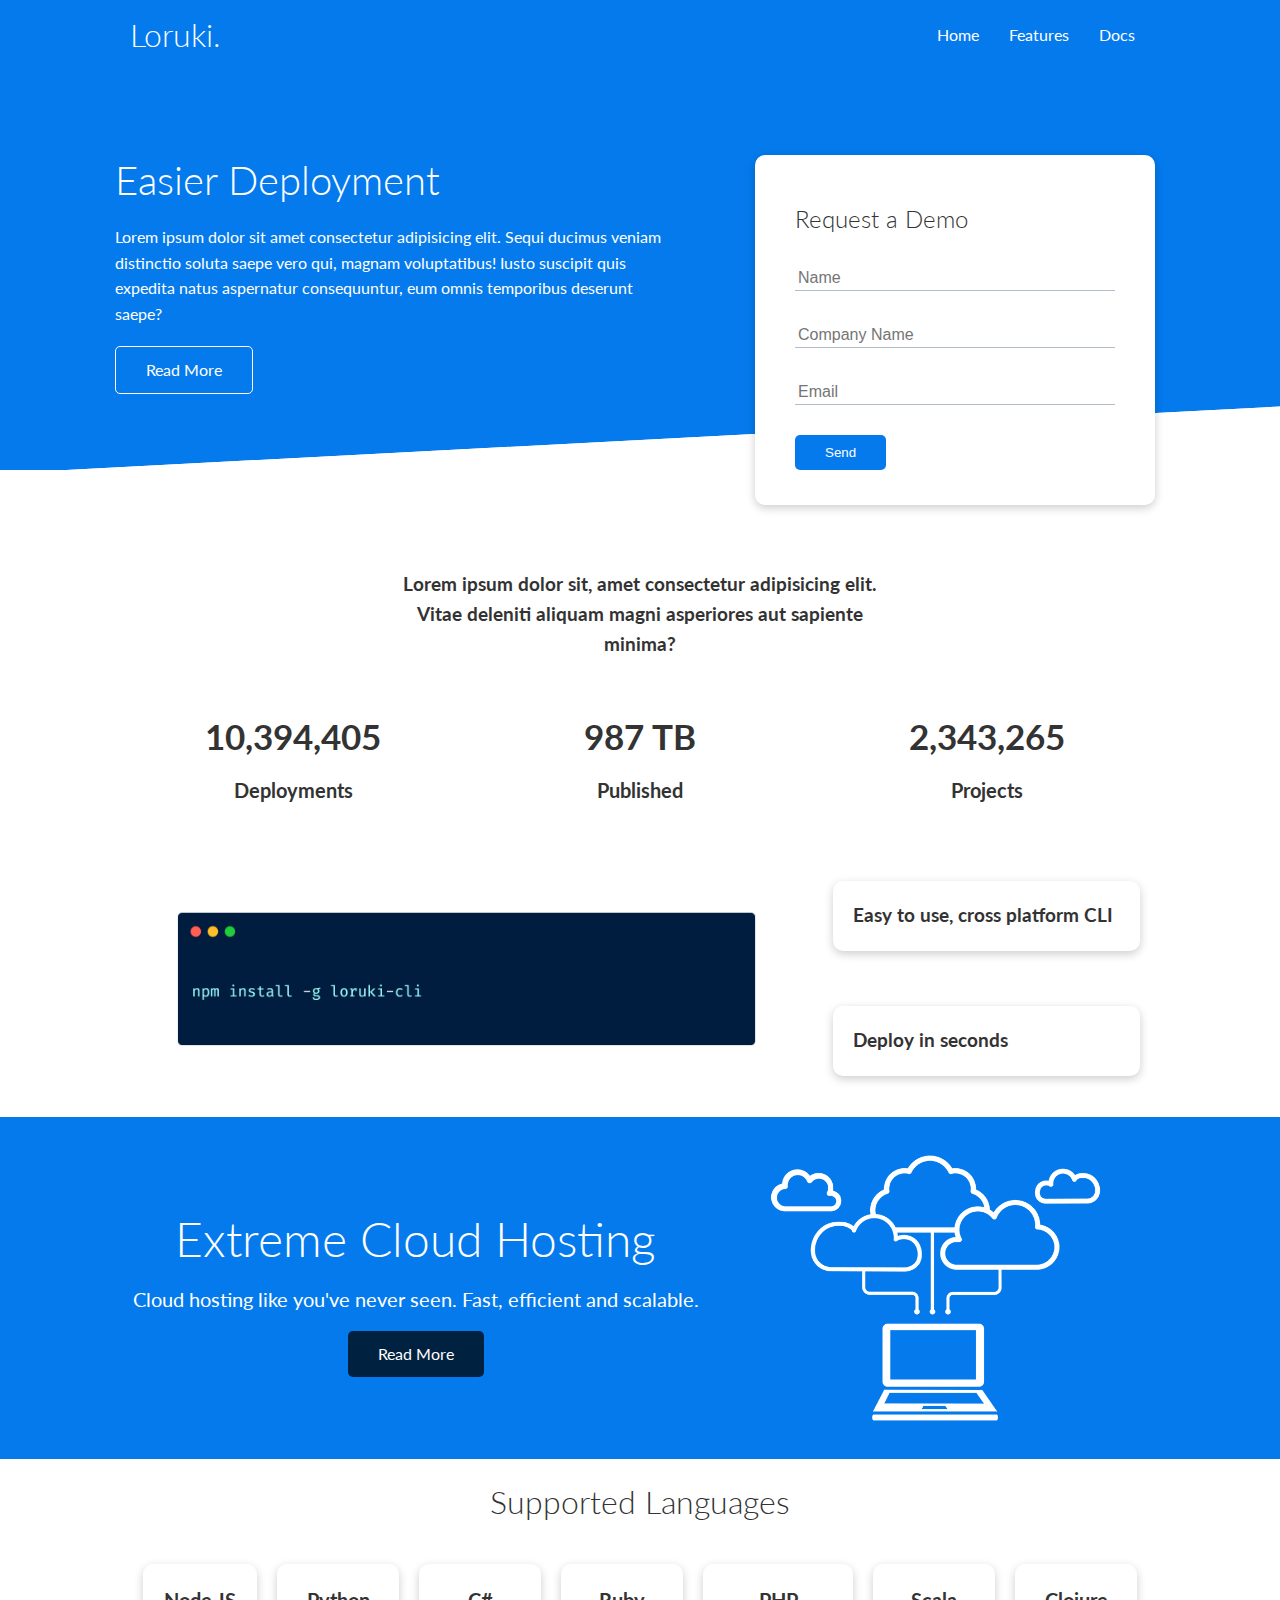
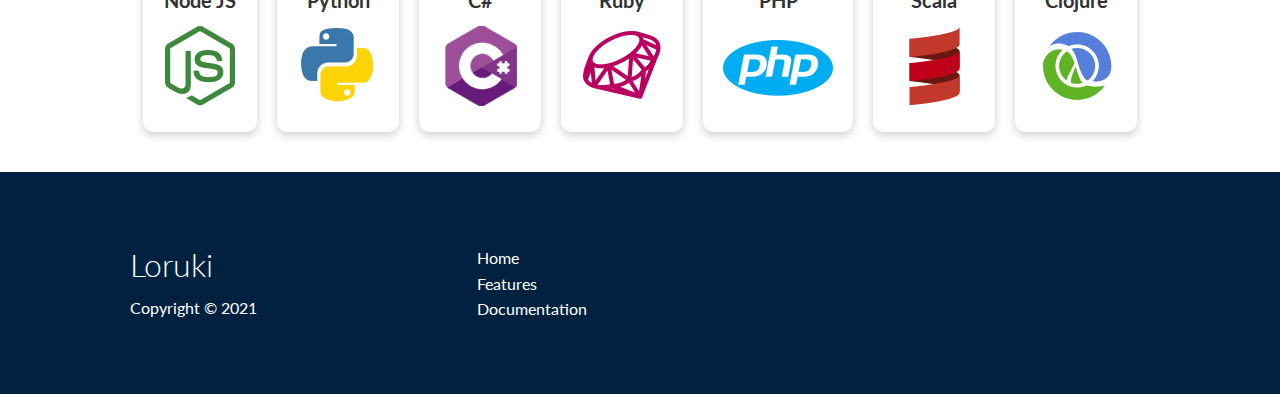
<file: index.html>
<!DOCTYPE html>
<html lang="en">
    <head>
        <meta charset="UTF-8" />
        <meta http-equiv="X-UA-Compatible" content="IE=edge" />
        <meta name="viewport" content="width=device-width, initial-scale=1.0" />
        <link
            rel="stylesheet"
            href="https://cdnjs.cloudflare.com/ajax/libs/font-awesome/6.0.0-beta2/css/all.min.css"
            integrity="sha512-YWzhKL2whUzgiheMoBFwW8CKV4qpHQAEuvilg9FAn5VJUDwKZZxkJNuGM4XkWuk94WCrrwslk8yWNGmY1EduTA=="
            crossorigin="anonymous"
            referrerpolicy="no-referrer"
        />
        <link rel="stylesheet" href="./css/index.css" />
        <title>Loruki | Cloud Hosting for Everyone</title>
    </head>
    <body>
        <!-- Navbar -->
        <div class="navbar">
            <div class="container flex">
                <h1 class="logo">Loruki.</h1>
                <nav>
                    <ul>
                        <li><a href="index.html">Home</a></li>

                        <li><a href="features.html">Features</a></li>

                        <li><a href="docs.html">Docs</a></li>
                    </ul>
                </nav>
            </div>
        </div>

        <!-- Showcase -->
        <section class="showcase">
            <div class="container grid">
                <div class="showcase-text">
                    <h1>Easier Deployment</h1>

                    <p>
                        Lorem ipsum dolor sit amet consectetur adipisicing elit.
                        Sequi ducimus veniam distinctio soluta saepe vero qui,
                        magnam voluptatibus! Iusto suscipit quis expedita natus
                        aspernatur consequuntur, eum omnis temporibus deserunt
                        saepe?
                    </p>

                    <a href="features.html" class="btn btn-outline"
                        >Read More</a
                    >
                </div>

                <div class="showcase-form card">
                    <h2>Request a Demo</h2>

                    <form>
                        <div class="form-control">
                            <input
                                required
                                type="text"
                                name="name"
                                id="name"
                                placeholder="Name"
                            />
                        </div>

                        <div class="form-control">
                            <input
                                required
                                type="text"
                                name="company"
                                id="company"
                                placeholder="Company Name"
                            />
                        </div>

                        <div class="form-control">
                            <input
                                required
                                type="email"
                                name="email"
                                id="email"
                                placeholder="Email"
                            />
                        </div>

                        <input
                            type="submit"
                            value="Send"
                            class="btn btn-primary"
                        />
                    </form>
                </div>
            </div>
        </section>

        <!-- Stats -->
        <section class="stats">
            <div class="container">
                <h3 class="stats-heading text-center">
                    Lorem ipsum dolor sit, amet consectetur adipisicing elit.
                    Vitae deleniti aliquam magni asperiores aut sapiente minima?
                </h3>

                <div class="grid grid-3 text-center my-4">
                    <div>
                        <i class="fas fa-server fa-3x"></i>
                        <h3>10,394,405</h3>
                        <p class="text-secondary">Deployments</p>
                    </div>

                    <div>
                        <i class="fas fa-upload fa-3x"></i>
                        <h3>987 TB</h3>
                        <p class="text-secondary">Published</p>
                    </div>

                    <div>
                        <i class="fas fa-project-diagram fa-3x"></i>
                        <h3>2,343,265</h3>
                        <p class="text-secondary">Projects</p>
                    </div>
                </div>
            </div>
        </section>

        <!-- CLI -->
        <section class="cli">
            <div class="container grid">
                <img src="images/cli.png" alt="CLI" />

                <div class="card">
                    <h3>Easy to use, cross platform CLI</h3>
                </div>

                <div class="card">
                    <h3>Deploy in seconds</h3>
                </div>
            </div>
        </section>

        <!-- Cloud -->
        <section class="cloud bg-primary my-2 py-2">
            <div class="container grid">
                <div class="text-center">
                    <h2 class="lg">Extreme Cloud Hosting</h2>

                    <p class="lead my-1">
                        Cloud hosting like you've never seen. Fast, efficient
                        and scalable.
                    </p>

                    <a href="features.html" class="btn btn-dark"> Read More </a>
                </div>

                <img src="images/cloud.png" alt="Cloud" />
            </div>
        </section>

        <!-- Languages -->
        <section class="languages">
            <h2 class="md text-center my-2">Supported Languages</h2>

            <div class="container flex">
                <div class="card text-center">
                    <h4>Node JS</h4>

                    <img src="images/logos/node.png" alt="Node JS" />
                </div>

                <div class="card text-center">
                    <h4>Python</h4>

                    <img src="images/logos/python.png" alt="Python" />
                </div>

                <div class="card text-center">
                    <h4>C#</h4>

                    <img src="images/logos/csharp.png" alt="C#" />
                </div>

                <div class="card text-center">
                    <h4>Ruby</h4>

                    <img src="images/logos/ruby.png" alt="Ruby" />
                </div>

                <div class="card text-center">
                    <h4>PHP</h4>

                    <img src="images/logos/php.png" alt="PHP" />
                </div>

                <div class="card text-center">
                    <h4>Scala</h4>

                    <img src="images/logos/scala.png" alt="Scala" />
                </div>

                <div class="card text-center">
                    <h4>Clojure</h4>

                    <img src="images/logos/clojure.png" alt="Clojure" />
                </div>
            </div>
        </section>

        <!-- Footer -->
        <footer class="footer bg-dark py-5">
            <div class="container grid grid-3">
                <div>
                    <h1>Loruki</h1>

                    <p>Copyright &copy; 2021</p>
                </div>

                <nav>
                    <ul>
                        <li><a href="index.html">Home</a></li>
                        <li><a href="features.html">Features</a></li>
                        <li><a href="docs.html">Documentation</a></li>
                    </ul>
                </nav>

                <div class="social">
                    <a href="" class="mx-1">
                        <i class="fab fa-github fa-2x"></i>
                    </a>

                    <a href="" class="mx-1">
                        <i class="fab fa-facebook fa-2x"></i>
                    </a>

                    <a href="" class="mx-1">
                        <i class="fab fa-instagram fa-2x"></i>
                    </a>

                    <a href="" class="mx-1">
                        <i class="fab fa-twitter fa-2x"></i>
                    </a>
                </div>
            </div>
        </footer>
    </body>
</html>
</file>
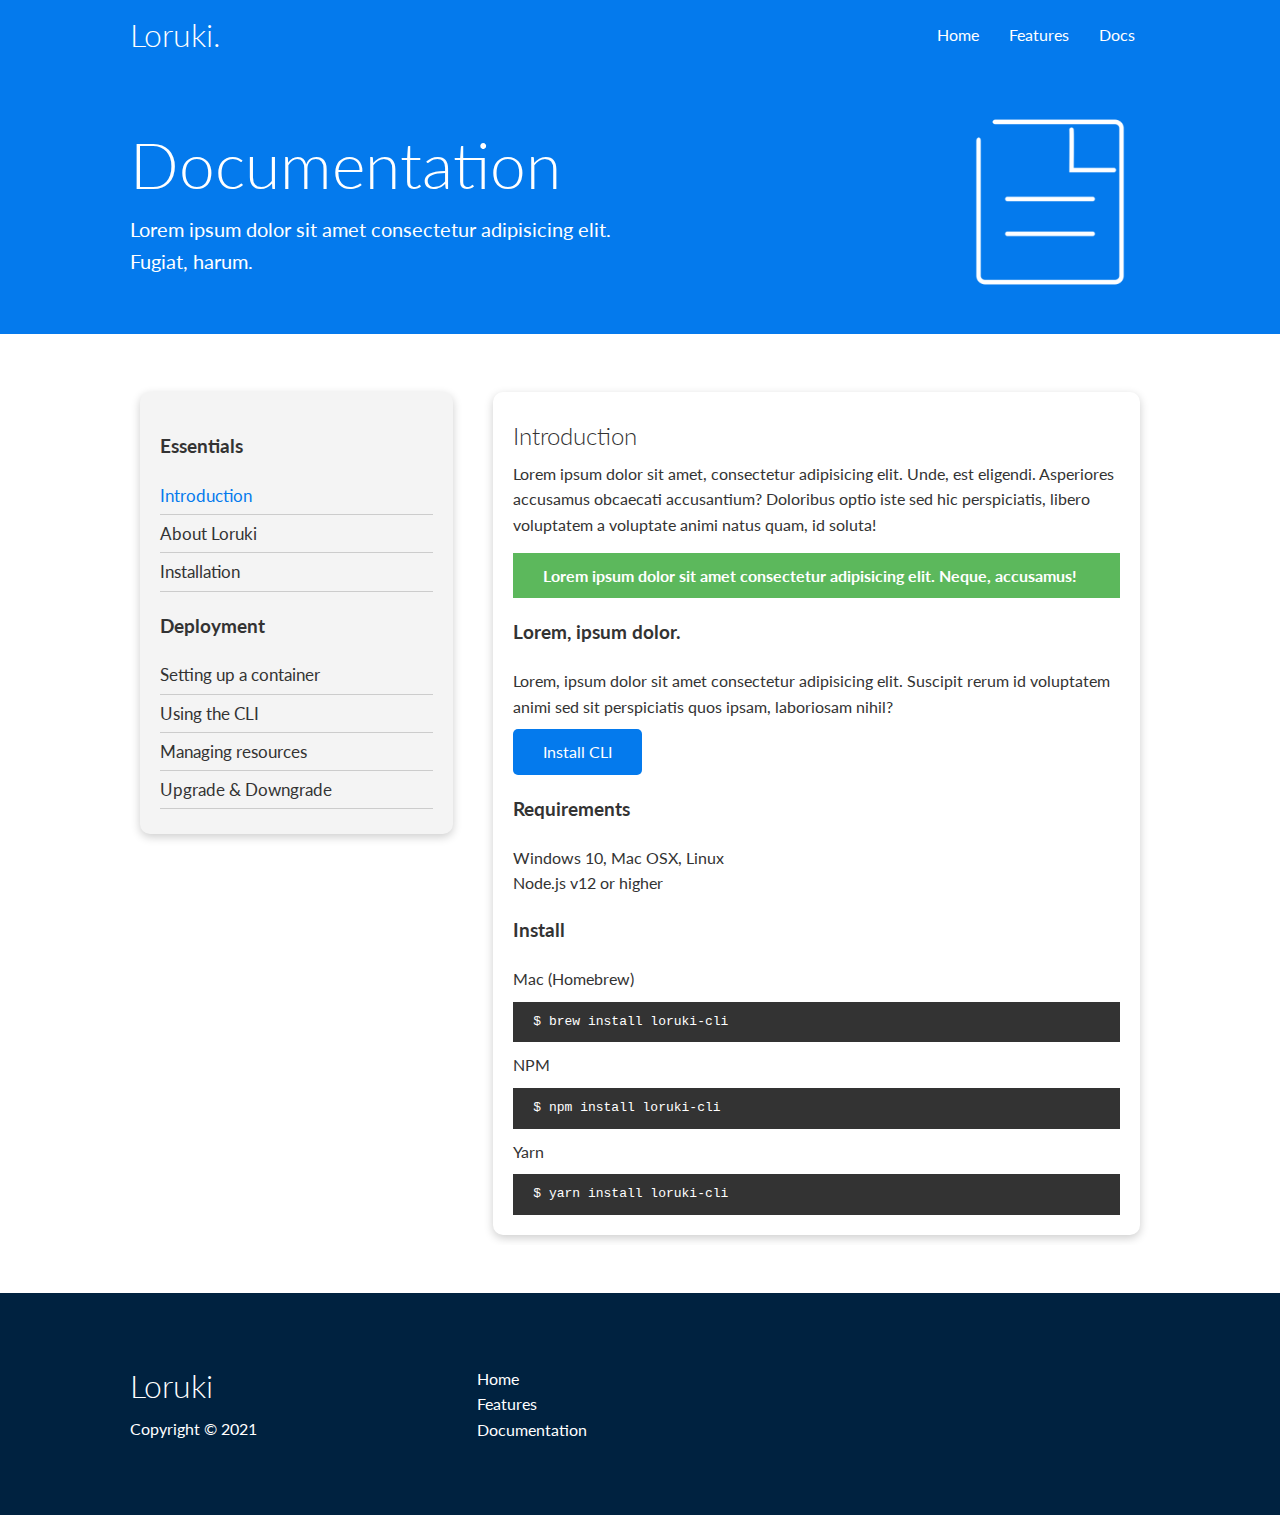
<file: docs.html>
<!DOCTYPE html>
<html lang="en">
    <head>
        <meta charset="UTF-8" />
        <meta http-equiv="X-UA-Compatible" content="IE=edge" />
        <meta name="viewport" content="width=device-width, initial-scale=1.0" />
        <link
            rel="stylesheet"
            href="https://cdnjs.cloudflare.com/ajax/libs/font-awesome/6.0.0-beta2/css/all.min.css"
            integrity="sha512-YWzhKL2whUzgiheMoBFwW8CKV4qpHQAEuvilg9FAn5VJUDwKZZxkJNuGM4XkWuk94WCrrwslk8yWNGmY1EduTA=="
            crossorigin="anonymous"
            referrerpolicy="no-referrer"
        />
        <link rel="stylesheet" href="./css/index.css" />
        <title>Loruki | Cloud Hosting for Everyone</title>
    </head>
    <body>
        <!-- Navbar -->
        <div class="navbar">
            <div class="container flex">
                <h1 class="logo">Loruki.</h1>
                <nav>
                    <ul>
                        <li><a href="index.html">Home</a></li>

                        <li><a href="features.html">Features</a></li>

                        <li><a href="docs.html">Docs</a></li>
                    </ul>
                </nav>
            </div>
        </div>

        <!-- Head -->
        <section class="docs-head bg-primary py-3">
            <div class="container grid">
                <div>
                    <h1 class="xl">Documentation</h1>
                    <p class="lead">
                        Lorem ipsum dolor sit amet consectetur adipisicing elit.
                        Fugiat, harum.
                    </p>
                </div>

                <img src="./images/docs.png" alt="Docs" />
            </div>
        </section>

        <!-- Docs Main -->
        <section class="docs-main my-4">
            <div class="container grid">
                <div class="card bg-light p-3">
                    <h3 class="my-2">Essentials</h3>

                    <nav>
                        <ul>
                            <li>
                                <a href="#" class="text-primary"
                                    >Introduction</a
                                >
                            </li>
                            <li><a href="#">About Loruki</a></li>
                            <li><a href="#">Installation</a></li>
                        </ul>
                    </nav>

                    <h3 class="my-2">Deployment</h3>

                    <nav>
                        <ul>
                            <li><a href="#">Setting up a container</a></li>
                            <li><a href="#">Using the CLI</a></li>
                            <li><a href="#">Managing resources</a></li>
                            <li><a href="#">Upgrade & Downgrade</a></li>
                        </ul>
                    </nav>
                </div>

                <div class="card">
                    <h2>Introduction</h2>

                    <p>
                        Lorem ipsum dolor sit amet, consectetur adipisicing
                        elit. Unde, est eligendi. Asperiores accusamus obcaecati
                        accusantium? Doloribus optio iste sed hic perspiciatis,
                        libero voluptatem a voluptate animi natus quam, id
                        soluta!
                    </p>

                    <div class="alert alert-success">
                        <i class="fas fa-info"></i> Lorem ipsum dolor sit amet
                        consectetur adipisicing elit. Neque, accusamus!
                    </div>

                    <h3>Lorem, ipsum dolor.</h3>

                    <p>
                        Lorem, ipsum dolor sit amet consectetur adipisicing
                        elit. Suscipit rerum id voluptatem animi sed sit
                        perspiciatis quos ipsam, laboriosam nihil?
                    </p>

                    <a href="#" class="btn btn-primary">Install CLI</a>

                    <h3>Requirements</h3>

                    <ul>
                        <li>Windows 10, Mac OSX, Linux</li>
                        <li>Node.js v12 or higher</li>
                    </ul>

                    <h3>Install</h3>

                    <p>Mac (Homebrew)</p>

                    <pre><code>$ brew install loruki-cli</code></pre>

                    <p>NPM</p>

                    <pre><code>$ npm install loruki-cli</code></pre>

                    <p>Yarn</p>

                    <pre><code>$ yarn install loruki-cli</code></pre>
                </div>
            </div>
        </section>

        <!-- Footer -->
        <footer class="footer bg-dark py-5">
            <div class="container grid grid-3">
                <div>
                    <h1>Loruki</h1>

                    <p>Copyright &copy; 2021</p>
                </div>

                <nav>
                    <ul>
                        <li><a href="index.html">Home</a></li>
                        <li><a href="features.html">Features</a></li>
                        <li><a href="docs.html">Documentation</a></li>
                    </ul>
                </nav>

                <div class="social">
                    <a href="" class="mx-1">
                        <i class="fab fa-github fa-2x"></i>
                    </a>

                    <a href="" class="mx-1">
                        <i class="fab fa-facebook fa-2x"></i>
                    </a>

                    <a href="" class="mx-1">
                        <i class="fab fa-instagram fa-2x"></i>
                    </a>

                    <a href="" class="mx-1">
                        <i class="fab fa-twitter fa-2x"></i>
                    </a>
                </div>
            </div>
        </footer>
    </body>
</html>
</file>
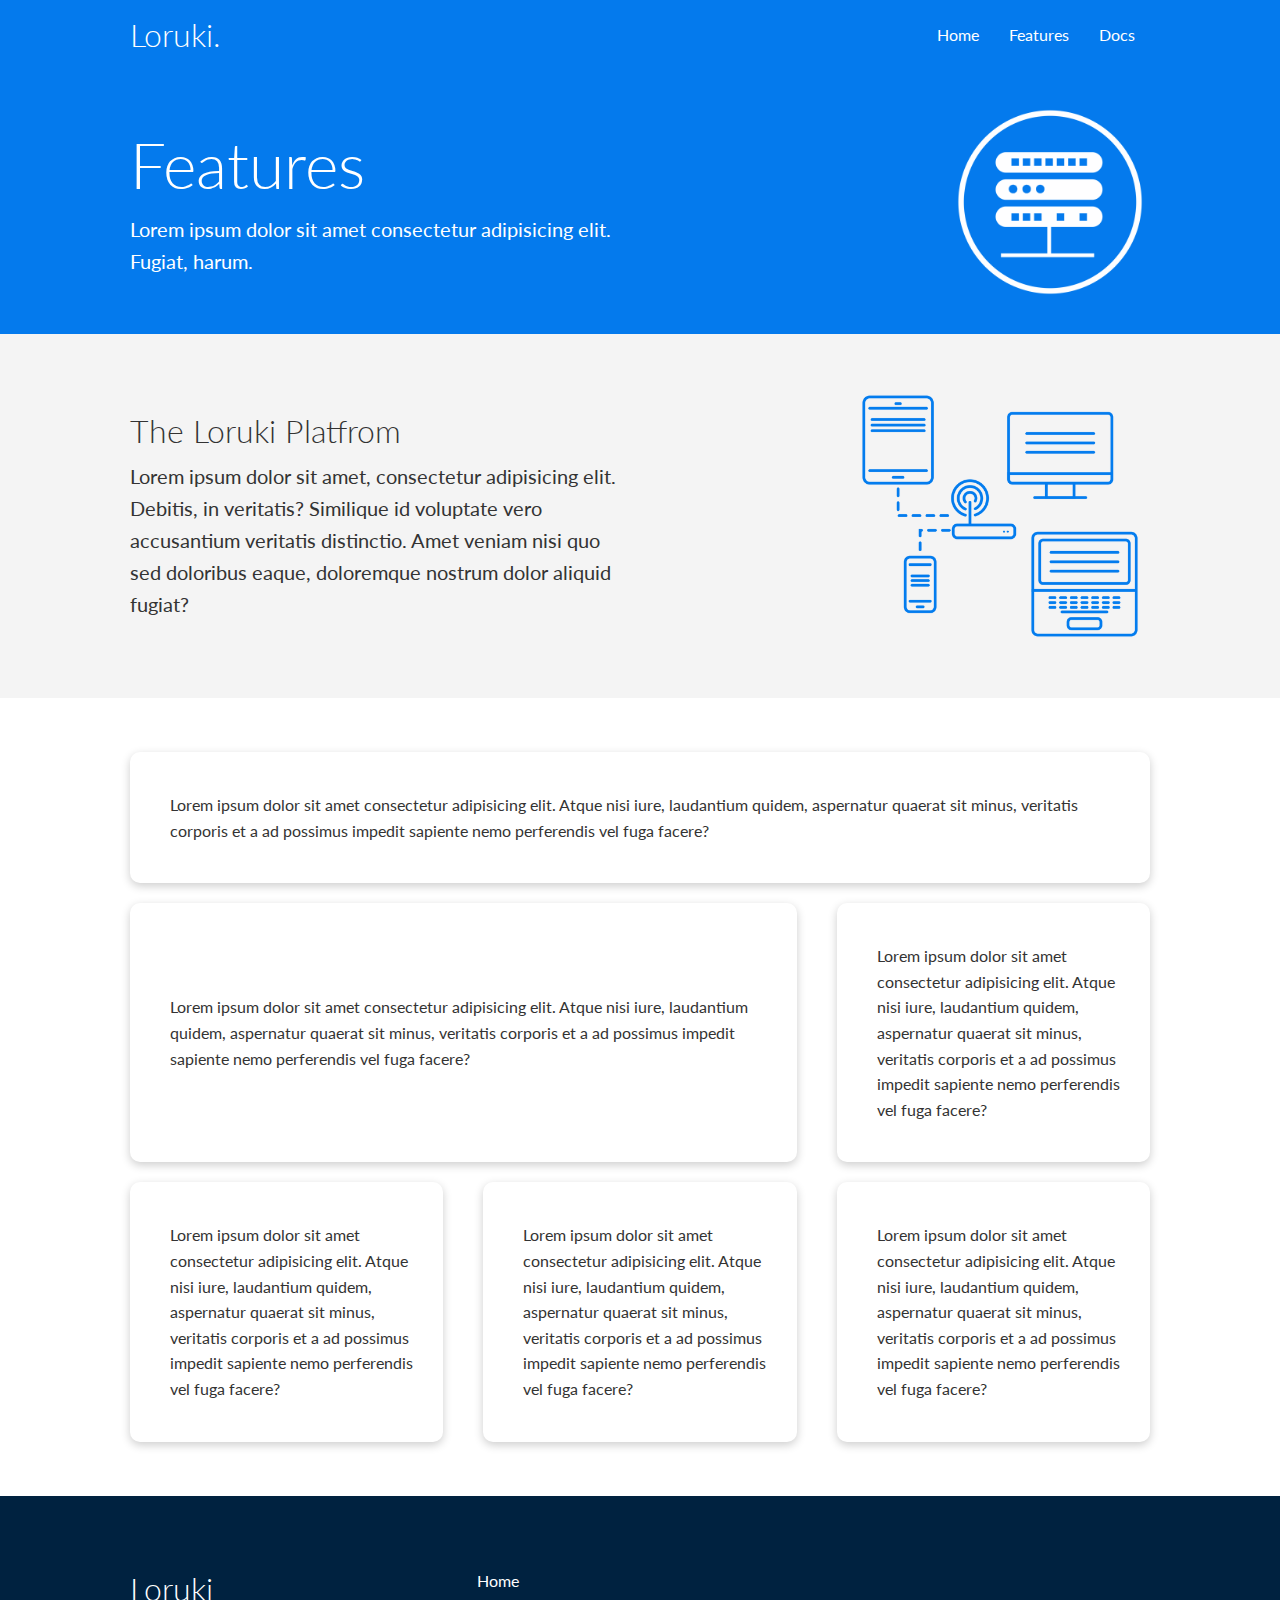
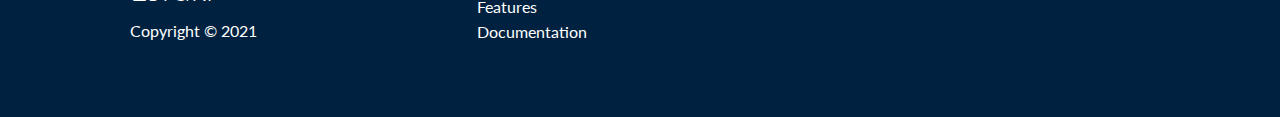
<file: features.html>
<!DOCTYPE html>
<html lang="en">
    <head>
        <meta charset="UTF-8" />
        <meta http-equiv="X-UA-Compatible" content="IE=edge" />
        <meta name="viewport" content="width=device-width, initial-scale=1.0" />
        <link
            rel="stylesheet"
            href="https://cdnjs.cloudflare.com/ajax/libs/font-awesome/6.0.0-beta2/css/all.min.css"
            integrity="sha512-YWzhKL2whUzgiheMoBFwW8CKV4qpHQAEuvilg9FAn5VJUDwKZZxkJNuGM4XkWuk94WCrrwslk8yWNGmY1EduTA=="
            crossorigin="anonymous"
            referrerpolicy="no-referrer"
        />
        <link rel="stylesheet" href="./css/index.css" />
        <title>Loruki | Cloud Hosting for Everyone</title>
    </head>
    <body>
        <!-- Navbar -->
        <div class="navbar">
            <div class="container flex">
                <h1 class="logo">Loruki.</h1>
                <nav>
                    <ul>
                        <li><a href="index.html">Home</a></li>

                        <li><a href="features.html">Features</a></li>

                        <li><a href="docs.html">Docs</a></li>
                    </ul>
                </nav>
            </div>
        </div>

        <!-- Head -->
        <section class="features-head bg-primary py-3">
            <div class="container grid">
                <div>
                    <h1 class="xl">Features</h1>
                    <p class="lead">
                        Lorem ipsum dolor sit amet consectetur adipisicing elit.
                        Fugiat, harum.
                    </p>
                </div>

                <img src="./images/server.png" alt="Server" />
            </div>
        </section>

        <!-- Sub Head -->
        <section class="features-sub-head bg-light py-3">
            <div class="container grid">
                <div>
                    <h1 class="md">The Loruki Platfrom</h1>
                    <p class="lead">
                        Lorem ipsum dolor sit amet, consectetur adipisicing
                        elit. Debitis, in veritatis? Similique id voluptate vero
                        accusantium veritatis distinctio. Amet veniam nisi quo
                        sed doloribus eaque, doloremque nostrum dolor aliquid
                        fugiat?
                    </p>
                </div>

                <img src="./images/server2.png" alt="Server" />
            </div>
        </section>

        <!-- Main Features -->
        <section class="main-features my-2">
            <div class="container grid grid-3">
                <div class="card flex">
                    <i class="fas fa-server fa-3x"></i>

                    <p>
                        Lorem ipsum dolor sit amet consectetur adipisicing elit.
                        Atque nisi iure, laudantium quidem, aspernatur quaerat
                        sit minus, veritatis corporis et a ad possimus impedit
                        sapiente nemo perferendis vel fuga facere?
                    </p>
                </div>

                <div class="card flex">
                    <i class="fas fa-network-wired fa-3x"></i>

                    <p>
                        Lorem ipsum dolor sit amet consectetur adipisicing elit.
                        Atque nisi iure, laudantium quidem, aspernatur quaerat
                        sit minus, veritatis corporis et a ad possimus impedit
                        sapiente nemo perferendis vel fuga facere?
                    </p>
                </div>

                <div class="card flex">
                    <i class="fas fa-laptop-code fa-3x"></i>

                    <p>
                        Lorem ipsum dolor sit amet consectetur adipisicing elit.
                        Atque nisi iure, laudantium quidem, aspernatur quaerat
                        sit minus, veritatis corporis et a ad possimus impedit
                        sapiente nemo perferendis vel fuga facere?
                    </p>
                </div>

                <div class="card flex">
                    <i class="fas fa-database fa-3x"></i>

                    <p>
                        Lorem ipsum dolor sit amet consectetur adipisicing elit.
                        Atque nisi iure, laudantium quidem, aspernatur quaerat
                        sit minus, veritatis corporis et a ad possimus impedit
                        sapiente nemo perferendis vel fuga facere?
                    </p>
                </div>

                <div class="card flex">
                    <i class="fas fa-power-off fa-3x"></i>

                    <p>
                        Lorem ipsum dolor sit amet consectetur adipisicing elit.
                        Atque nisi iure, laudantium quidem, aspernatur quaerat
                        sit minus, veritatis corporis et a ad possimus impedit
                        sapiente nemo perferendis vel fuga facere?
                    </p>
                </div>

                <div class="card flex">
                    <i class="fas fa-upload fa-3x"></i>

                    <p>
                        Lorem ipsum dolor sit amet consectetur adipisicing elit.
                        Atque nisi iure, laudantium quidem, aspernatur quaerat
                        sit minus, veritatis corporis et a ad possimus impedit
                        sapiente nemo perferendis vel fuga facere?
                    </p>
                </div>
            </div>
        </section>

        <!-- Footer -->
        <footer class="footer bg-dark py-5">
            <div class="container grid grid-3">
                <div>
                    <h1>Loruki</h1>

                    <p>Copyright &copy; 2021</p>
                </div>

                <nav>
                    <ul>
                        <li><a href="index.html">Home</a></li>
                        <li><a href="features.html">Features</a></li>
                        <li><a href="docs.html">Documentation</a></li>
                    </ul>
                </nav>

                <div class="social">
                    <a href="" class="mx-1">
                        <i class="fab fa-github fa-2x"></i>
                    </a>

                    <a href="" class="mx-1">
                        <i class="fab fa-facebook fa-2x"></i>
                    </a>

                    <a href="" class="mx-1">
                        <i class="fab fa-instagram fa-2x"></i>
                    </a>

                    <a href="" class="mx-1">
                        <i class="fab fa-twitter fa-2x"></i>
                    </a>
                </div>
            </div>
        </footer>
    </body>
</html>
</file>
<file: css/index.css>
@import url("https://fonts.googleapis.com/css2?family=Lato:wght@300&display=swap");

@import "./navbar.css";
@import "./variables.css";
@import "./animation.css";
@import "./utilities/utilities.css";

@import "./Docs/index.css";
@import "./Features/index.css";
@import "./Home/index.css";

@import "./screens/mobile.css";
@import "./screens/tablet.css";

* {
    box-sizing: border-box;
    padding: 0;
    margin: 0;
}

body {
    font-family: "Lato", sans-serif;
    color: #333;
    line-height: 1.6;
}
</file>
